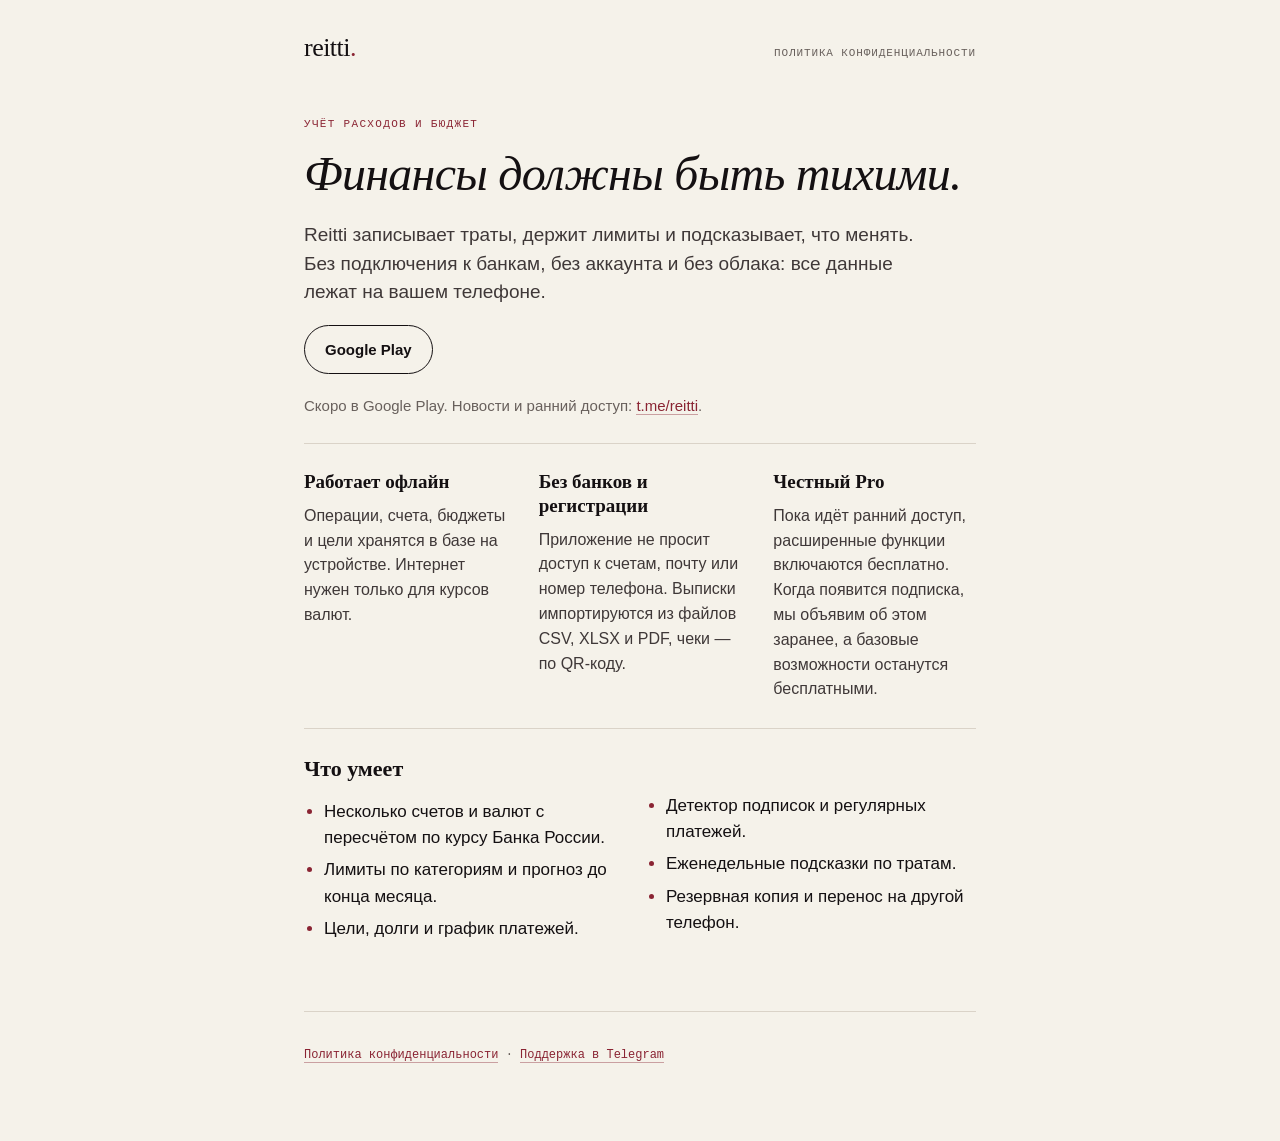
<file: index.html>
<!doctype html>
<html lang="ru">
<head>
<meta charset="utf-8">
<meta name="viewport" content="width=device-width, initial-scale=1">
<meta name="color-scheme" content="light dark">
<title>Reitti · учёт денег без банковских интеграций</title>
<meta name="description" content="Reitti — приложение для учёта расходов и бюджета. Работает офлайн, не подключается к банкам, хранит данные только на вашем телефоне.">
<link rel="stylesheet" href="style.css">
</head>
<body>
<header class="top">
  <a class="wordmark" href="./">reitti<span class="dot">.</span></a>
  <nav><a href="privacy.html">Политика конфиденциальности</a></nav>
</header>

<main class="home">
  <section class="hero">
    <p class="kicker">Учёт расходов и бюджет</p>
    <h1>Финансы должны быть тихими.</h1>
    <p class="lead">Reitti записывает траты, держит лимиты и подсказывает, что менять. Без подключения к банкам, без аккаунта и без облака: все данные лежат на вашем телефоне.</p>
    <div class="stores" hidden>
      <a class="store" href="#" data-store="play">Google Play</a>
    </div>
    <p class="soon">Скоро в Google Play. Новости и ранний доступ: <a href="https://t.me/reitti">t.me/reitti</a>.</p>
  </section>

  <section class="theses">
    <article>
      <h2>Работает офлайн</h2>
      <p>Операции, счета, бюджеты и цели хранятся в базе на устройстве. Интернет нужен только для курсов валют.</p>
    </article>
    <article>
      <h2>Без банков и регистрации</h2>
      <p>Приложение не просит доступ к счетам, почту или номер телефона. Выписки импортируются из файлов CSV, XLSX и PDF, чеки — по QR-коду.</p>
    </article>
    <article>
      <h2>Честный Pro</h2>
      <p>Пока идёт ранний доступ, расширенные функции включаются бесплатно. Когда появится подписка, мы объявим об этом заранее, а базовые возможности останутся бесплатными.</p>
    </article>
  </section>

  <section class="features">
    <h2>Что умеет</h2>
    <ul>
      <li>Несколько счетов и валют с пересчётом по курсу Банка России.</li>
      <li>Лимиты по категориям и прогноз до конца месяца.</li>
      <li>Цели, долги и график платежей.</li>
      <li>Детектор подписок и регулярных платежей.</li>
      <li>Еженедельные подсказки по тратам.</li>
      <li>Резервная копия и перенос на другой телефон.</li>
    </ul>
  </section>

  <footer class="foot">
    <p><a href="privacy.html">Политика конфиденциальности</a> · <a href="https://t.me/reitti">Поддержка в Telegram</a></p>
  </footer>
</main>
</body>
</html>
</file>
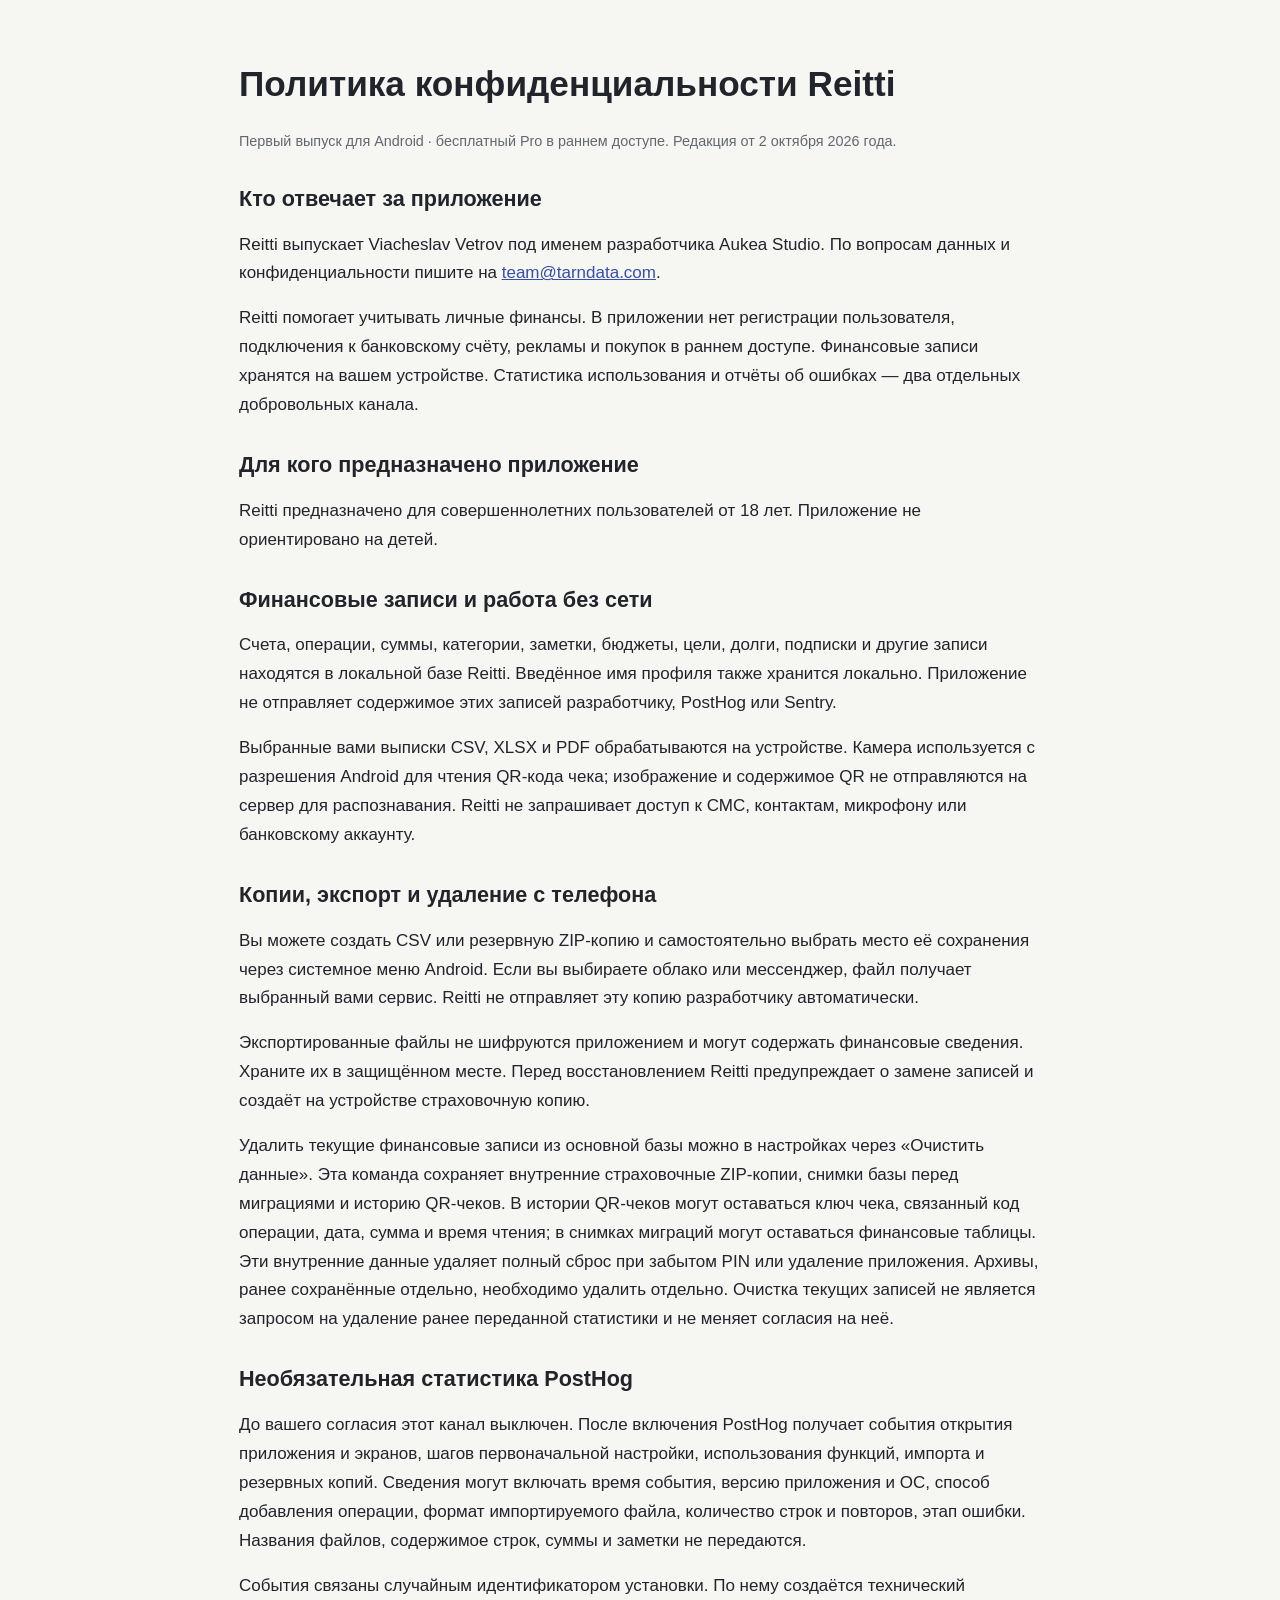
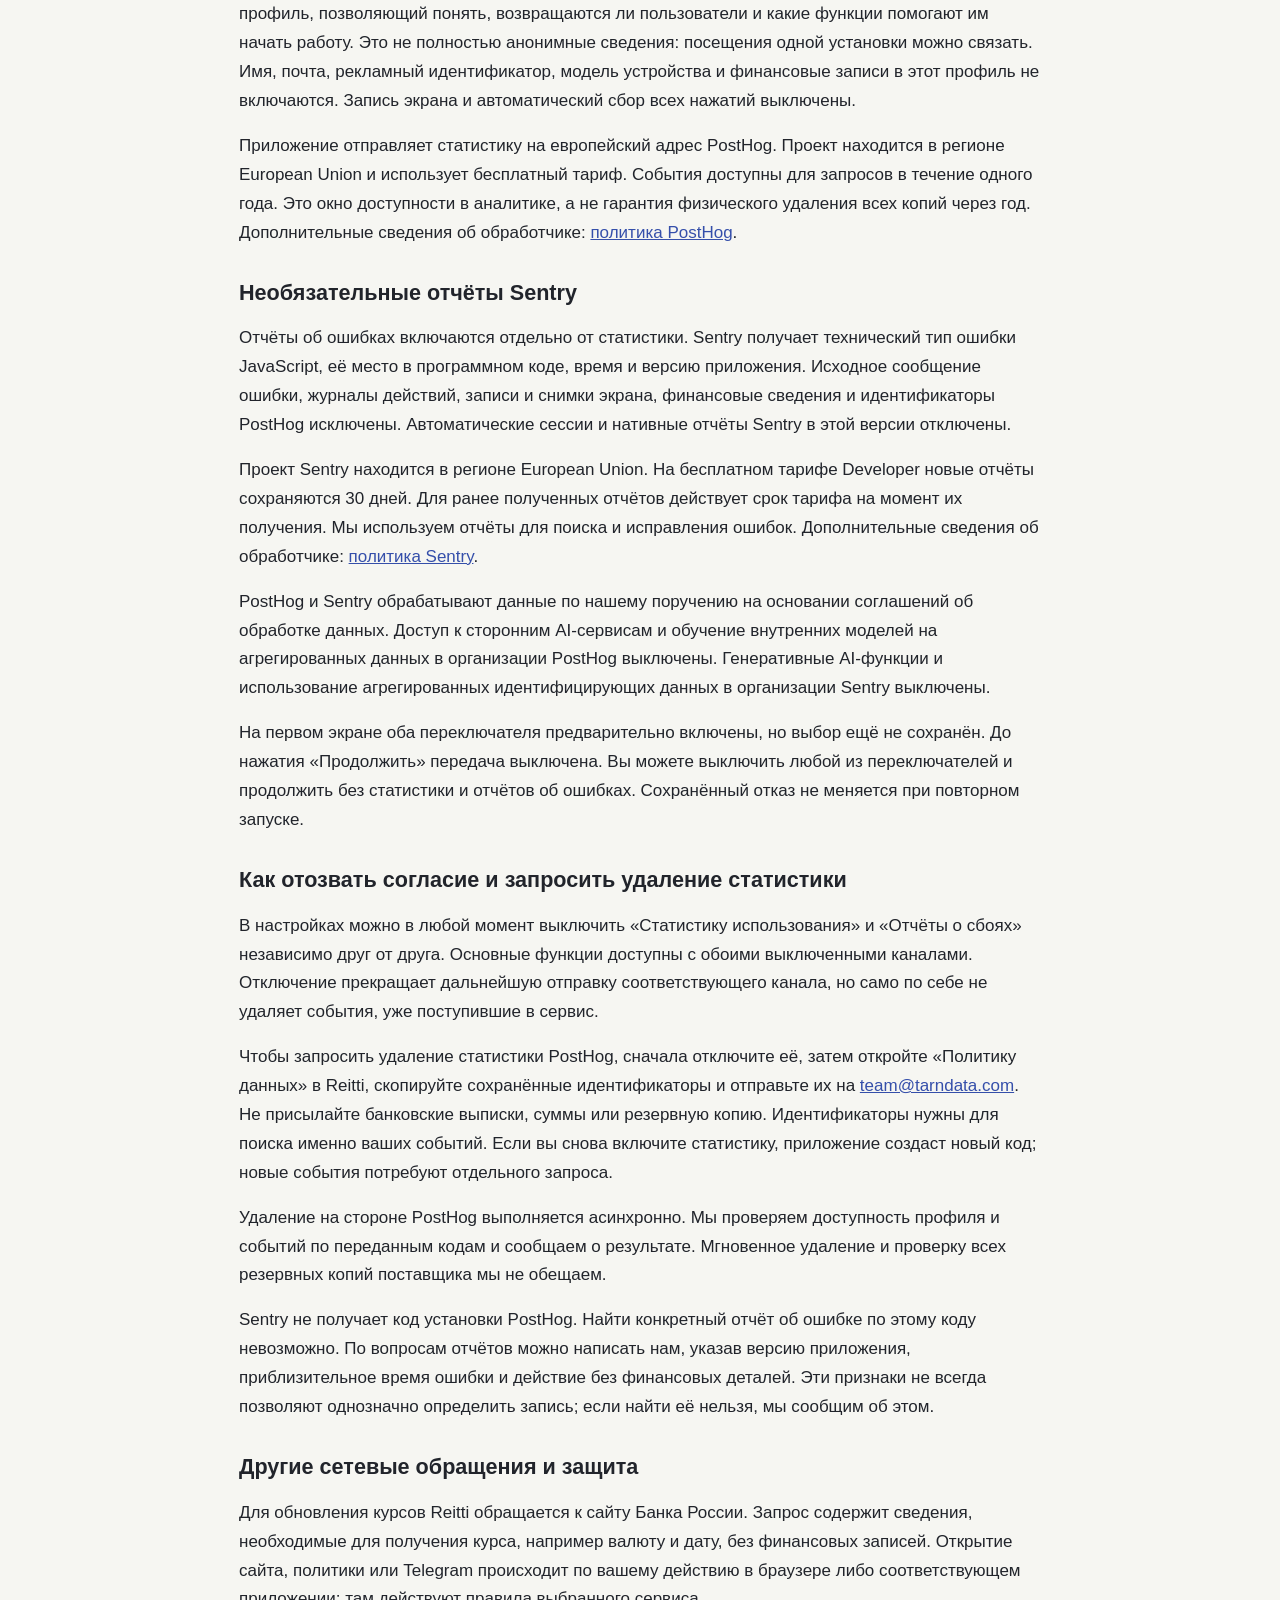
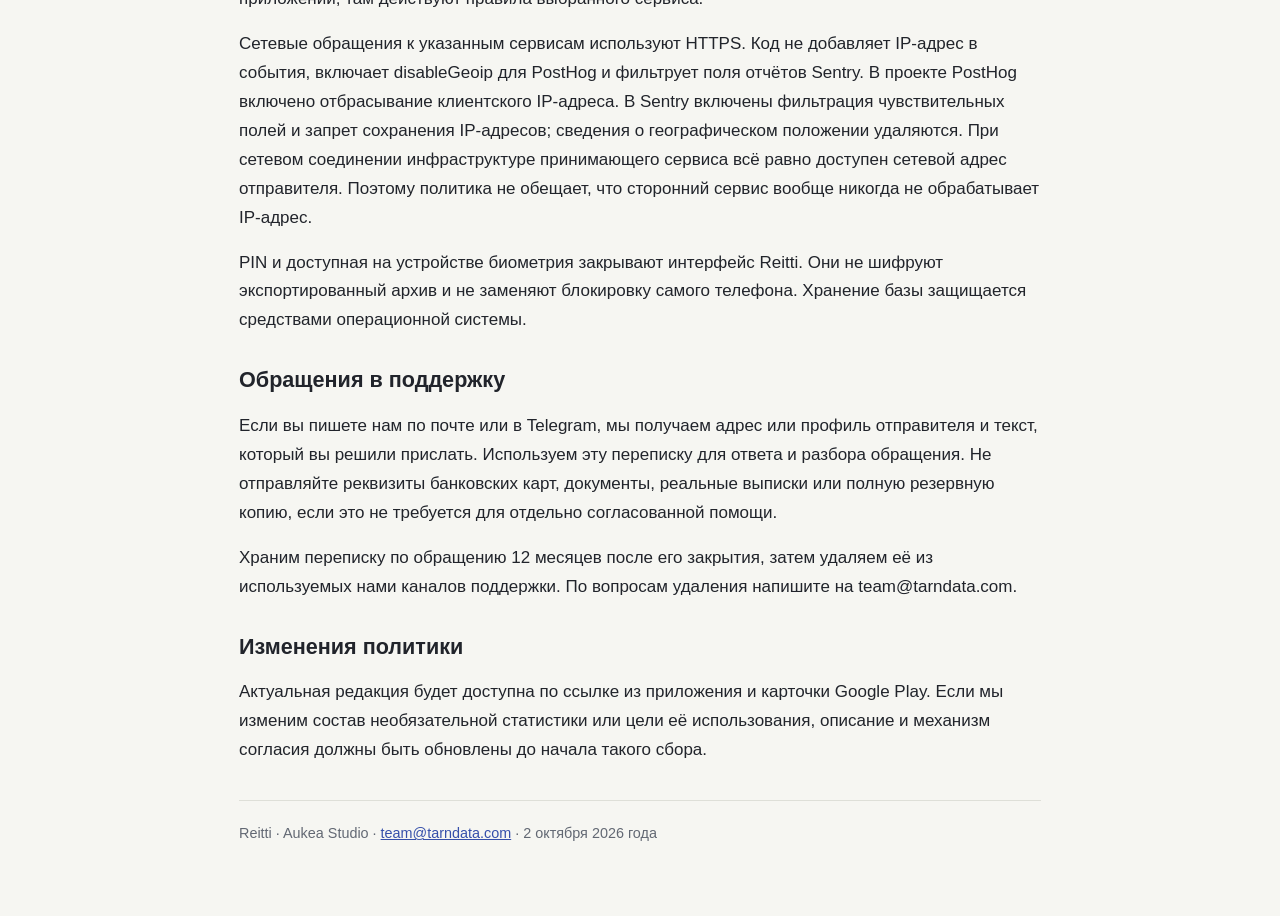
<file: privacy.html>
<!doctype html>
<html lang="ru"><head><meta charset="utf-8"><meta name="viewport" content="width=device-width,initial-scale=1"><meta name="color-scheme" content="light dark"><title>Политика конфиденциальности Reitti</title>
<style>
:root{--bg:#f6f6f2;--paper:#fff;--ink:#21242b;--muted:#626873;--line:#dedfd8;--link:#354faa}@media(prefers-color-scheme:dark){:root{--bg:#15171c;--paper:#1d2026;--ink:#e6e7ea;--muted:#adb3bf;--line:#353944;--link:#adbbff}}:root[data-theme=light]{--bg:#f6f6f2;--paper:#fff;--ink:#21242b;--muted:#626873;--line:#dedfd8;--link:#354faa}:root[data-theme=dark]{--bg:#15171c;--paper:#1d2026;--ink:#e6e7ea;--muted:#adb3bf;--line:#353944;--link:#adbbff}*{box-sizing:border-box}body{margin:0;background:var(--bg);color:var(--ink);font:17px/1.7 -apple-system,BlinkMacSystemFont,"Segoe UI",sans-serif}main{max-width:850px;margin:auto;padding:38px 24px 70px}h1,h2{line-height:1.25}h1{font-size:2.2rem}h2{font-size:1.35rem;margin-top:32px}p{margin:0 0 16px}a{color:var(--link);overflow-wrap:anywhere}.draft{background:var(--paper);border:1px solid var(--line);padding:20px;border-radius:10px}.meta,footer{color:var(--muted);font-size:.9rem}li{margin-bottom:9px}footer{border-top:1px solid var(--line);padding-top:20px;margin-top:35px}a:focus-visible{outline:3px solid var(--link);outline-offset:3px}@media(max-width:560px){main{padding:24px 18px 50px}h1{font-size:1.8rem}}
</style></head><body><main>

<h1>Политика конфиденциальности Reitti</h1>
<p class="meta">Первый выпуск для Android · бесплатный Pro в раннем доступе. Редакция от 2 октября 2026 года.</p>
<h2>Кто отвечает за приложение</h2>
<p>Reitti выпускает Viacheslav Vetrov под именем разработчика Aukea Studio. По вопросам данных и конфиденциальности пишите на <a href="mailto:team@tarndata.com">team@tarndata.com</a>.</p>
<p>Reitti помогает учитывать личные финансы. В приложении нет регистрации пользователя, подключения к банковскому счёту, рекламы и покупок в раннем доступе. Финансовые записи хранятся на вашем устройстве. Статистика использования и отчёты об ошибках — два отдельных добровольных канала.</p>
<h2>Для кого предназначено приложение</h2>
<p>Reitti предназначено для совершеннолетних пользователей от 18 лет. Приложение не ориентировано на детей.</p>
<h2>Финансовые записи и работа без сети</h2>
<p>Счета, операции, суммы, категории, заметки, бюджеты, цели, долги, подписки и другие записи находятся в локальной базе Reitti. Введённое имя профиля также хранится локально. Приложение не отправляет содержимое этих записей разработчику, PostHog или Sentry.</p>
<p>Выбранные вами выписки CSV, XLSX и PDF обрабатываются на устройстве. Камера используется с разрешения Android для чтения QR-кода чека; изображение и содержимое QR не отправляются на сервер для распознавания. Reitti не запрашивает доступ к СМС, контактам, микрофону или банковскому аккаунту.</p>
<h2>Копии, экспорт и удаление с телефона</h2>
<p>Вы можете создать CSV или резервную ZIP-копию и самостоятельно выбрать место её сохранения через системное меню Android. Если вы выбираете облако или мессенджер, файл получает выбранный вами сервис. Reitti не отправляет эту копию разработчику автоматически.</p>
<p>Экспортированные файлы не шифруются приложением и могут содержать финансовые сведения. Храните их в защищённом месте. Перед восстановлением Reitti предупреждает о замене записей и создаёт на устройстве страховочную копию.</p>
<p>Удалить текущие финансовые записи из основной базы можно в настройках через «Очистить данные». Эта команда сохраняет внутренние страховочные ZIP-копии, снимки базы перед миграциями и историю QR-чеков. В истории QR-чеков могут оставаться ключ чека, связанный код операции, дата, сумма и время чтения; в снимках миграций могут оставаться финансовые таблицы. Эти внутренние данные удаляет полный сброс при забытом PIN или удаление приложения. Архивы, ранее сохранённые отдельно, необходимо удалить отдельно. Очистка текущих записей не является запросом на удаление ранее переданной статистики и не меняет согласия на неё.</p>
<h2>Необязательная статистика PostHog</h2>
<p>До вашего согласия этот канал выключен. После включения PostHog получает события открытия приложения и экранов, шагов первоначальной настройки, использования функций, импорта и резервных копий. Сведения могут включать время события, версию приложения и ОС, способ добавления операции, формат импортируемого файла, количество строк и повторов, этап ошибки. Названия файлов, содержимое строк, суммы и заметки не передаются.</p>
<p>События связаны случайным идентификатором установки. По нему создаётся технический профиль, позволяющий понять, возвращаются ли пользователи и какие функции помогают им начать работу. Это не полностью анонимные сведения: посещения одной установки можно связать. Имя, почта, рекламный идентификатор, модель устройства и финансовые записи в этот профиль не включаются. Запись экрана и автоматический сбор всех нажатий выключены.</p>
<p>Приложение отправляет статистику на европейский адрес PostHog. Проект находится в регионе European Union и использует бесплатный тариф. События доступны для запросов в течение одного года. Это окно доступности в аналитике, а не гарантия физического удаления всех копий через год. Дополнительные сведения об обработчике: <a href="https://posthog.com/privacy">политика PostHog</a>.</p>
<h2>Необязательные отчёты Sentry</h2>
<p>Отчёты об ошибках включаются отдельно от статистики. Sentry получает технический тип ошибки JavaScript, её место в программном коде, время и версию приложения. Исходное сообщение ошибки, журналы действий, записи и снимки экрана, финансовые сведения и идентификаторы PostHog исключены. Автоматические сессии и нативные отчёты Sentry в этой версии отключены.</p>
<p>Проект Sentry находится в регионе European Union. На бесплатном тарифе Developer новые отчёты сохраняются 30 дней. Для ранее полученных отчётов действует срок тарифа на момент их получения. Мы используем отчёты для поиска и исправления ошибок. Дополнительные сведения об обработчике: <a href="https://sentry.io/privacy/">политика Sentry</a>.</p>
<p>PostHog и Sentry обрабатывают данные по нашему поручению на основании соглашений об обработке данных. Доступ к сторонним AI-сервисам и обучение внутренних моделей на агрегированных данных в организации PostHog выключены. Генеративные AI-функции и использование агрегированных идентифицирующих данных в организации Sentry выключены.</p>
<p>На первом экране оба переключателя предварительно включены, но выбор ещё не сохранён. До нажатия «Продолжить» передача выключена. Вы можете выключить любой из переключателей и продолжить без статистики и отчётов об ошибках. Сохранённый отказ не меняется при повторном запуске.</p>
<h2>Как отозвать согласие и запросить удаление статистики</h2>
<p>В настройках можно в любой момент выключить «Статистику использования» и «Отчёты о сбоях» независимо друг от друга. Основные функции доступны с обоими выключенными каналами. Отключение прекращает дальнейшую отправку соответствующего канала, но само по себе не удаляет события, уже поступившие в сервис.</p>
<p>Чтобы запросить удаление статистики PostHog, сначала отключите её, затем откройте «Политику данных» в Reitti, скопируйте сохранённые идентификаторы и отправьте их на <a href="mailto:team@tarndata.com">team@tarndata.com</a>. Не присылайте банковские выписки, суммы или резервную копию. Идентификаторы нужны для поиска именно ваших событий. Если вы снова включите статистику, приложение создаст новый код; новые события потребуют отдельного запроса.</p>
<p>Удаление на стороне PostHog выполняется асинхронно. Мы проверяем доступность профиля и событий по переданным кодам и сообщаем о результате. Мгновенное удаление и проверку всех резервных копий поставщика мы не обещаем.</p>
<p>Sentry не получает код установки PostHog. Найти конкретный отчёт об ошибке по этому коду невозможно. По вопросам отчётов можно написать нам, указав версию приложения, приблизительное время ошибки и действие без финансовых деталей. Эти признаки не всегда позволяют однозначно определить запись; если найти её нельзя, мы сообщим об этом.</p>
<h2>Другие сетевые обращения и защита</h2>
<p>Для обновления курсов Reitti обращается к сайту Банка России. Запрос содержит сведения, необходимые для получения курса, например валюту и дату, без финансовых записей. Открытие сайта, политики или Telegram происходит по вашему действию в браузере либо соответствующем приложении; там действуют правила выбранного сервиса.</p>
<p>Сетевые обращения к указанным сервисам используют HTTPS. Код не добавляет IP-адрес в события, включает disableGeoip для PostHog и фильтрует поля отчётов Sentry. В проекте PostHog включено отбрасывание клиентского IP-адреса. В Sentry включены фильтрация чувствительных полей и запрет сохранения IP-адресов; сведения о географическом положении удаляются. При сетевом соединении инфраструктуре принимающего сервиса всё равно доступен сетевой адрес отправителя. Поэтому политика не обещает, что сторонний сервис вообще никогда не обрабатывает IP-адрес.</p>
<p>PIN и доступная на устройстве биометрия закрывают интерфейс Reitti. Они не шифруют экспортированный архив и не заменяют блокировку самого телефона. Хранение базы защищается средствами операционной системы.</p>
<h2>Обращения в поддержку</h2>
<p>Если вы пишете нам по почте или в Telegram, мы получаем адрес или профиль отправителя и текст, который вы решили прислать. Используем эту переписку для ответа и разбора обращения. Не отправляйте реквизиты банковских карт, документы, реальные выписки или полную резервную копию, если это не требуется для отдельно согласованной помощи.</p>
<p>Храним переписку по обращению 12 месяцев после его закрытия, затем удаляем её из используемых нами каналов поддержки. По вопросам удаления напишите на team@tarndata.com.</p>
<h2>Изменения политики</h2>
<p>Актуальная редакция будет доступна по ссылке из приложения и карточки Google Play. Если мы изменим состав необязательной статистики или цели её использования, описание и механизм согласия должны быть обновлены до начала такого сбора.</p>
<footer>Reitti · Aukea Studio · <a href="mailto:team@tarndata.com">team@tarndata.com</a> · 2 октября 2026 года</footer>
</main></body></html>
</file>
<file: style.css>
:root {
  --paper: #F5F2EA;
  --paper2: #ECE7DC;
  --ink: #141012;
  --muted: #3F3838;
  --muted2: #68605C;
  --rule: #DAD3C8;
  --accent: #8A2433;
  --serif: "Iowan Old Style", "Palatino Linotype", "Book Antiqua", Palatino, Georgia, "Times New Roman", serif;
  --sans: -apple-system, BlinkMacSystemFont, "Segoe UI", Roboto, "Helvetica Neue", Arial, sans-serif;
  --mono: "SF Mono", Menlo, Consolas, "Liberation Mono", monospace;
}
@media (prefers-color-scheme: dark) {
  :root {
    --paper: #141012;
    --paper2: #1E181B;
    --ink: #F5F2EA;
    --muted: #CDC4BE;
    --muted2: #948A84;
    --rule: #2E2629;
    --accent: #D4B483;
  }
}

* { box-sizing: border-box; }
html { -webkit-text-size-adjust: 100%; }
body {
  margin: 0;
  background: var(--paper);
  color: var(--ink);
  font-family: var(--sans);
  font-size: 17px;
  line-height: 1.55;
}
a { color: var(--accent); text-decoration: none; border-bottom: 1px solid color-mix(in srgb, var(--accent) 40%, transparent); }
a:hover { border-bottom-color: var(--accent); }

.top {
  max-width: 720px;
  margin: 0 auto;
  padding: 28px 24px 0;
  display: flex;
  justify-content: space-between;
  align-items: baseline;
}
.wordmark {
  font-family: var(--serif);
  font-size: 26px;
  letter-spacing: -0.02em;
  color: var(--ink);
  border: 0;
}
.wordmark .dot { color: var(--accent); }
.top nav a {
  font-family: var(--mono);
  font-size: 11px;
  letter-spacing: 0.08em;
  text-transform: uppercase;
  color: var(--muted2);
  border: 0;
}
.top nav a:hover { color: var(--accent); }

main { max-width: 720px; margin: 0 auto; padding: 48px 24px 64px; }

.kicker {
  font-family: var(--mono);
  font-size: 11px;
  letter-spacing: 0.12em;
  text-transform: uppercase;
  color: var(--accent);
  margin: 0 0 14px;
}
h1 {
  font-family: var(--serif);
  font-weight: 400;
  font-style: italic;
  font-size: clamp(34px, 6vw, 48px);
  line-height: 1.12;
  letter-spacing: -0.015em;
  margin: 0 0 20px;
}
.lead { font-size: 19px; line-height: 1.5; color: var(--muted); margin: 0 0 18px; max-width: 60ch; }
.meta { font-family: var(--mono); font-size: 12px; color: var(--muted2); margin: 0 0 40px; }

h2 {
  font-family: var(--serif);
  font-weight: 600;
  font-size: 22px;
  line-height: 1.25;
  margin: 0 0 10px;
}
h3 { font-size: 16px; font-weight: 600; margin: 22px 0 6px; }
section { padding: 26px 0; border-top: 1px solid var(--rule); }
section p, section li { color: var(--ink); }
section ul { padding-left: 20px; margin: 8px 0 0; }
section li { margin: 6px 0; }
section li::marker { color: var(--accent); }
strong { font-weight: 600; }

.foot {
  margin-top: 40px;
  padding-top: 22px;
  border-top: 1px solid var(--rule);
  font-family: var(--mono);
  font-size: 12px;
  color: var(--muted2);
}

.home .hero { border-top: 0; padding-top: 0; }
.soon { color: var(--muted2); font-size: 15px; margin: 0; }
.stores { display: flex; gap: 12px; margin: 8px 0 20px; }
.store {
  display: inline-block;
  padding: 12px 20px;
  border: 1px solid var(--ink);
  border-radius: 999px;
  color: var(--ink);
  font-weight: 600;
  font-size: 15px;
}
.theses { display: grid; grid-template-columns: repeat(auto-fit, minmax(200px, 1fr)); gap: 28px 32px; }
.theses article h2 { font-size: 19px; }
.theses article p { color: var(--muted); font-size: 16px; margin: 0; }
.features ul { columns: 2; column-gap: 32px; }
.features li { break-inside: avoid; }
@media (max-width: 560px) { .features ul { columns: 1; } }
</file>
